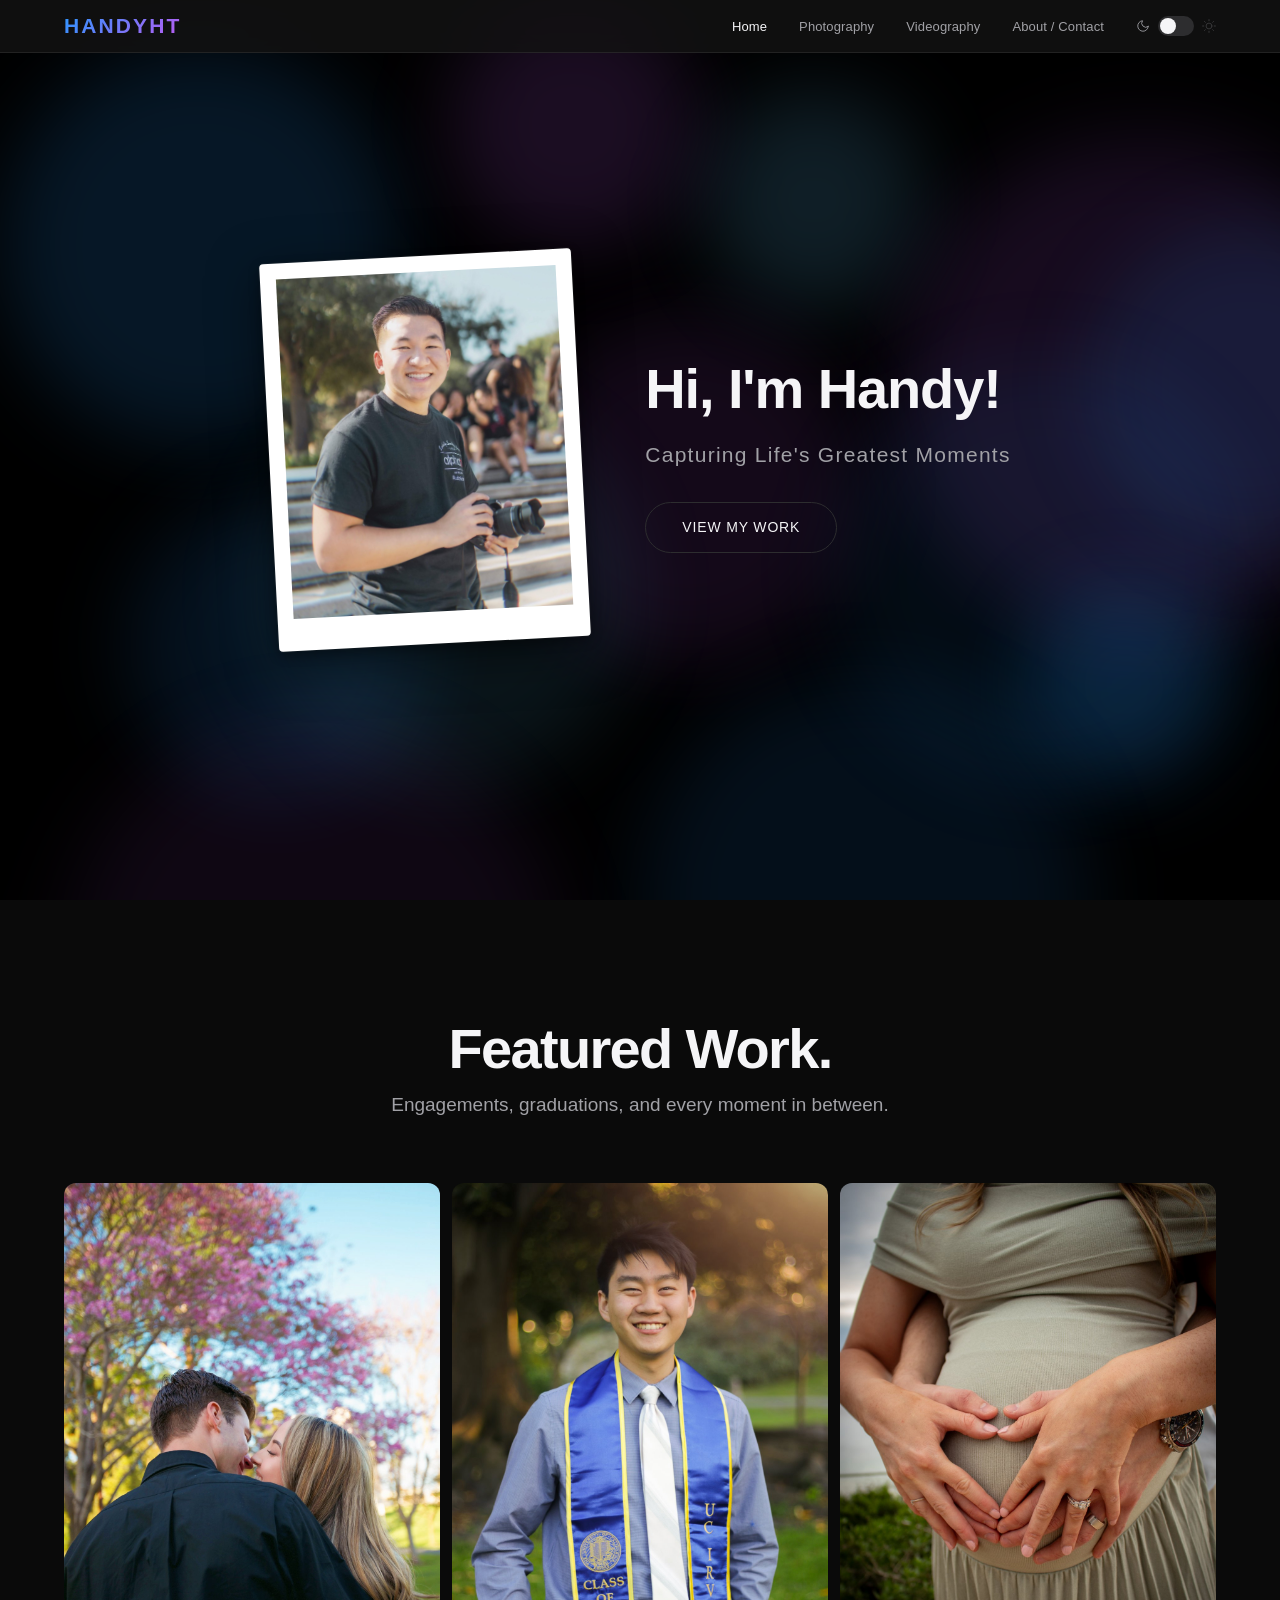
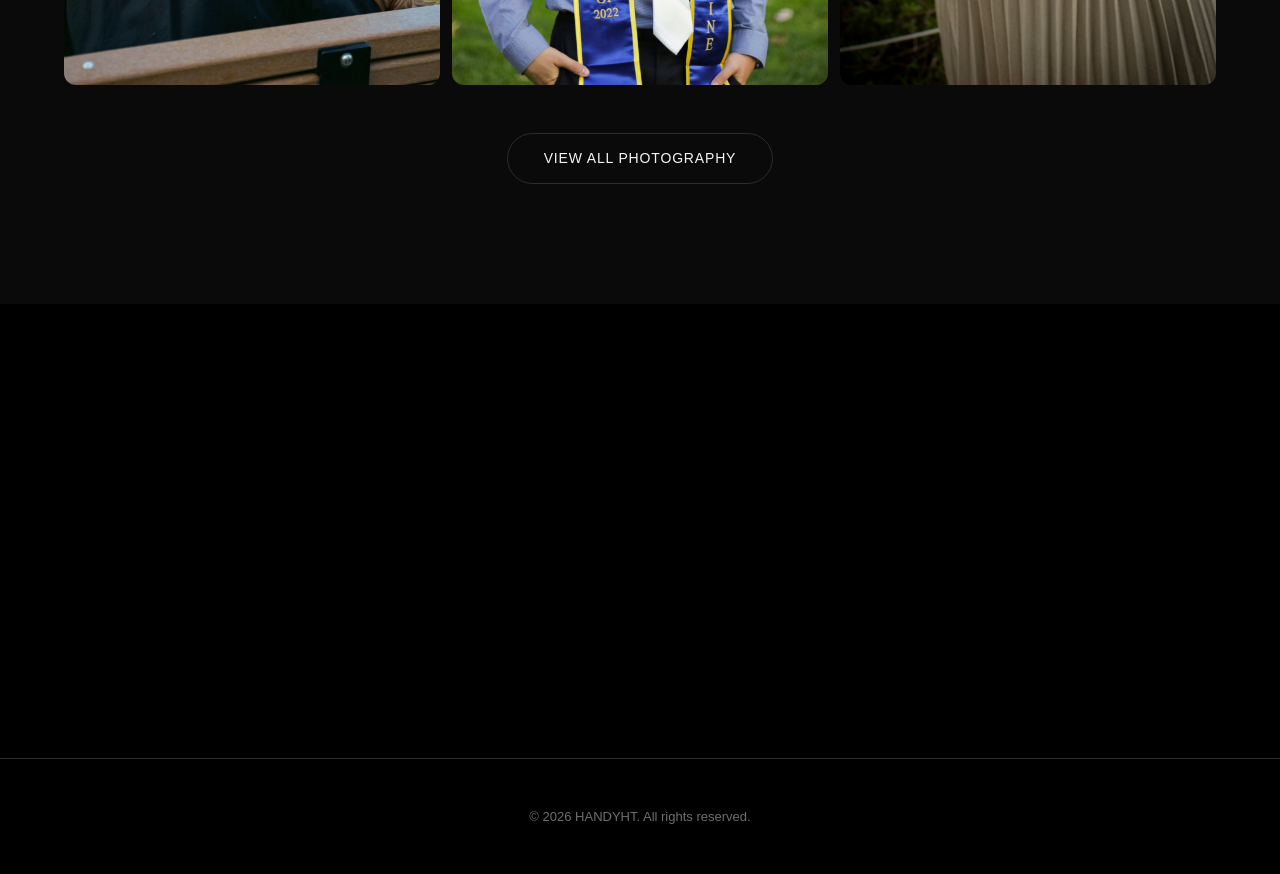
<file: index.html>
<!DOCTYPE html>
<html lang="en">
<head>
  <meta charset="UTF-8">
  <meta name="viewport" content="width=device-width, initial-scale=1.0">
  <title>HANDYHT — Visual Storyteller</title>
  <meta name="description" content="Handy is a photographer and videographer based in Seattle, specializing in engagements, graduations, and life's greatest moments.">
  <meta name="robots" content="index, follow">

  <!-- Open Graph (Facebook, LinkedIn, iMessage) -->
  <meta property="og:title" content="HANDYHT — Visual Storyteller">
  <meta property="og:description" content="Photographer and videographer based in Seattle, capturing life's greatest moments.">
  <meta property="og:image" content="images/hero/profile.jpg">
  <meta property="og:type" content="website">

  <!-- Twitter Card -->
  <meta name="twitter:card" content="summary_large_image">
  <meta name="twitter:title" content="HANDYHT — Visual Storyteller">
  <meta name="twitter:description" content="Photographer and videographer based in Seattle, capturing life's greatest moments.">
  <meta name="twitter:image" content="images/hero/profile.jpg">

  <link rel="stylesheet" href="styles.css">
</head>
<body>

  <!-- ============================
       NAVIGATION
       Desktop: horizontal links
       Mobile: hamburger → slide-down menu
       Theme: dark/light toggle switch
       ============================ -->
  <nav>
    <div class="nav-inner">
      <a href="index.html" class="nav-brand">HANDYHT</a>

      <!-- Desktop Links -->
      <ul class="nav-links">
        <li><a href="index.html" class="active">Home</a></li>
        <li><a href="photography.html">Photography</a></li>
        <li><a href="videography.html">Videography</a></li>
        <li><a href="contact.html">About / Contact</a></li>
        <li>
          <!-- Dark / Light Theme Toggle -->
          <div class="theme-wrap">
            <!-- Moon icon (dark mode) -->
            <svg class="theme-icon theme-moon" width="14" height="14" viewBox="0 0 24 24"
                 fill="none" stroke="currentColor" stroke-width="1.5"
                 stroke-linecap="round" stroke-linejoin="round">
              <path d="M21 12.79A9 9 0 1 1 11.21 3 7 7 0 0 0 21 12.79z"/>
            </svg>

            <!-- Toggle switch -->
            <button class="theme-toggle" title="Toggle theme"
                    onclick="document.documentElement.classList.toggle('light');
                             localStorage.setItem('theme',
                               document.documentElement.classList.contains('light') ? 'light' : 'dark')">
            </button>

            <!-- Sun icon (light mode) -->
            <svg class="theme-icon theme-sun" width="14" height="14" viewBox="0 0 24 24"
                 fill="none" stroke="currentColor" stroke-width="1.5"
                 stroke-linecap="round" stroke-linejoin="round">
              <circle cx="12" cy="12" r="5"/>
              <line x1="12" y1="1" x2="12" y2="3"/>
              <line x1="12" y1="21" x2="12" y2="23"/>
              <line x1="4.22" y1="4.22" x2="5.64" y2="5.64"/>
              <line x1="18.36" y1="18.36" x2="19.78" y2="19.78"/>
              <line x1="1" y1="12" x2="3" y2="12"/>
              <line x1="21" y1="12" x2="23" y2="12"/>
              <line x1="4.22" y1="19.78" x2="5.64" y2="18.36"/>
              <line x1="18.36" y1="5.64" x2="19.78" y2="4.22"/>
            </svg>
          </div>
        </li>
      </ul>

      <!-- Hamburger Button (mobile only) -->
      <button class="hamburger" aria-label="Menu"
              onclick="var m=document.getElementById('mobileMenu');m.classList.toggle('open');this.classList.toggle('active');document.body.style.overflow=m.classList.contains('open')?'hidden':''">
        <svg width="24" height="24" viewBox="0 0 24 24"
             fill="none" stroke="currentColor" stroke-width="1.5" stroke-linecap="round">
          <line x1="3" y1="6" x2="21" y2="6"/>
          <line x1="3" y1="12" x2="21" y2="12"/>
          <line x1="3" y1="18" x2="21" y2="18"/>
        </svg>
      </button>
    </div>
  </nav>

  <!-- Mobile Menu (slides down when hamburger is tapped) -->
  <div class="mobile-menu" id="mobileMenu">
    <a href="index.html" class="active">Home</a>
    <a href="photography.html">Photography</a>
    <a href="videography.html">Videography</a>
    <a href="contact.html">About / Contact</a>
  </div>

  <!-- Camera Flash Overlay (white flash on page load) -->
  <div class="flash-overlay" id="flash"></div>


  <!-- ============================
       HERO SECTION
       Polaroid profile photo on the left,
       greeting text + CTA button on the right.
       Camera flash plays on first load.

       To change profile photo: replace images/hero/profile.jpg
       To edit greeting: change the <h1> and <p> below
       ============================ -->
  <section class="hero flash-reveal">

    <!-- Bokeh Background (floating light dots) -->
    <div class="bokeh">
      <span></span><span></span><span></span>
      <span></span><span></span><span></span>
      <span></span><span></span><span></span>
      <span></span><span></span><span></span>
    </div>

    <div class="hero-content">

      <!-- Polaroid Photo -->
      <div class="polaroid">
        <div class="polaroid-inner">
          <div class="polaroid-photo"
               style="background-image: url('images/hero/profile.jpg')"></div>
          <div class="polaroid-label"></div>
        </div>
      </div>

      <!-- Greeting Text -->
      <div class="hero-text">
        <h1>Hi, I'm Handy!</h1>
        <p>Capturing Life's Greatest Moments</p>
        <a href="photography.html" class="hero-cta">View My Work</a>
      </div>

    </div>
  </section>


  <!-- ============================
       FEATURED WORK
       Hand-picked photos from the gallery.
       To change featured photos: swap the <img> src paths below.
       ============================ -->
  <section class="featured-section">
    <div class="section section--flush">

      <div class="section-header fade-in">
        <h2>Featured Work.</h2>
        <p>Engagements, graduations, and every moment in between.</p>
      </div>

      <div class="gallery-grid fade-in">
        <div class="gallery-item">
          <img src="images/photography/engagements/engagement-3.jpg" alt="Engagement photography by HANDYHT">
        </div>
        <div class="gallery-item">
          <img src="images/photography/graduations/graduation-2.jpg" alt="Graduation photography by HANDYHT">
        </div>
        <div class="gallery-item">
          <img src="images/photography/moments/moment-3.jpg" alt="Lifestyle moment captured by HANDYHT">
        </div>
      </div>

      <div class="cta-wrap fade-in">
        <a href="photography.html" class="hero-cta">View All Photography</a>
      </div>

    </div>
  </section>


  <!-- ============================
       MOTION SECTION
       Teaser for the videography page.
       ============================ -->
  <section class="section">

    <div class="section-header fade-in">
      <h2>Motion.</h2>
      <p>Cinematic films and vlogs that bring stories to life.</p>
    </div>

    <div class="cta-wrap fade-in">
      <a href="videography.html" class="hero-cta">View All Videos</a>
    </div>

  </section>


  <!-- ============================
       FOOTER
       ============================ -->
  <footer>
    <p>&copy; 2026 HANDYHT. All rights reserved.</p>
    <!-- Theme Toggle (mobile only) -->
    <div class="footer-theme-toggle">
      <div class="theme-wrap">
        <svg class="theme-icon theme-moon" width="14" height="14" viewBox="0 0 24 24"
             fill="none" stroke="currentColor" stroke-width="1.5"
             stroke-linecap="round" stroke-linejoin="round">
          <path d="M21 12.79A9 9 0 1 1 11.21 3 7 7 0 0 0 21 12.79z"/>
        </svg>
        <button class="theme-toggle" title="Toggle theme"
                onclick="document.documentElement.classList.toggle('light');
                         localStorage.setItem('theme',
                           document.documentElement.classList.contains('light') ? 'light' : 'dark')">
        </button>
        <svg class="theme-icon theme-sun" width="14" height="14" viewBox="0 0 24 24"
             fill="none" stroke="currentColor" stroke-width="1.5"
             stroke-linecap="round" stroke-linejoin="round">
          <circle cx="12" cy="12" r="5"/>
          <line x1="12" y1="1" x2="12" y2="3"/>
          <line x1="12" y1="21" x2="12" y2="23"/>
          <line x1="4.22" y1="4.22" x2="5.64" y2="5.64"/>
          <line x1="18.36" y1="18.36" x2="19.78" y2="19.78"/>
          <line x1="1" y1="12" x2="3" y2="12"/>
          <line x1="21" y1="12" x2="23" y2="12"/>
          <line x1="4.22" y1="19.78" x2="5.64" y2="18.36"/>
          <line x1="18.36" y1="5.64" x2="19.78" y2="4.22"/>
        </svg>
      </div>
    </div>
  </footer>


  <!-- ============================
       SCRIPTS
       ============================ -->
  <script>
    /* Load saved theme preference (light or dark) */
    if (localStorage.getItem('theme') === 'light') {
      document.documentElement.classList.add('light');
    }

    /* Fade-in elements when they scroll into view */
    const observer = new IntersectionObserver(
      (entries) => entries.forEach((entry) => {
        if (entry.isIntersecting) entry.target.classList.add('visible');
      }),
      { threshold: 0.1 }
    );
    document.querySelectorAll('.fade-in').forEach((el) => observer.observe(el));

    /* Remove the flash overlay after the animation finishes */
    setTimeout(() => {
      const flash = document.getElementById('flash');
      if (flash) flash.remove();
    }, 1500);

    /* Let polaroid hover work normally after the intro animation */
    const polaroid = document.querySelector('.polaroid');
    if (polaroid) {
      polaroid.addEventListener('animationend', () => {
        polaroid.style.animation = 'none';
        polaroid.style.opacity = '1';
      });
    }
  </script>

</body>
</html>
</file>
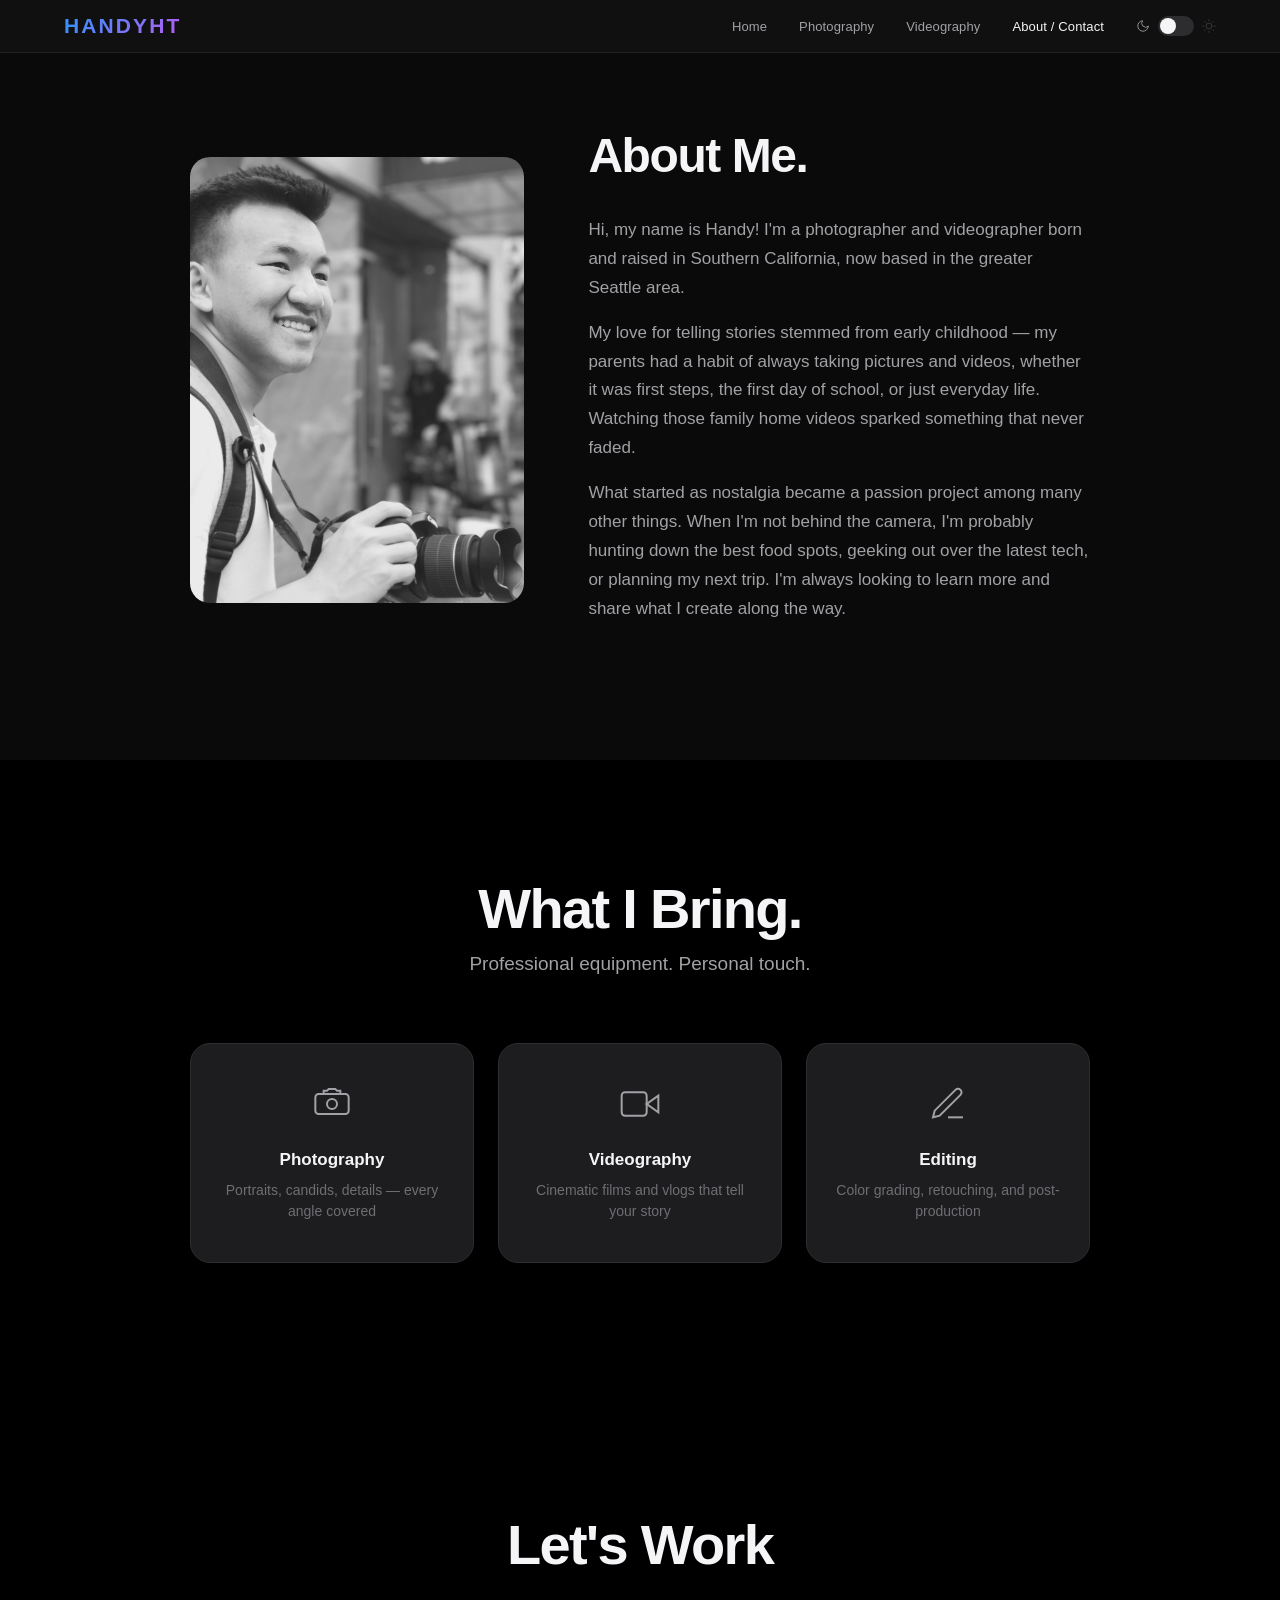
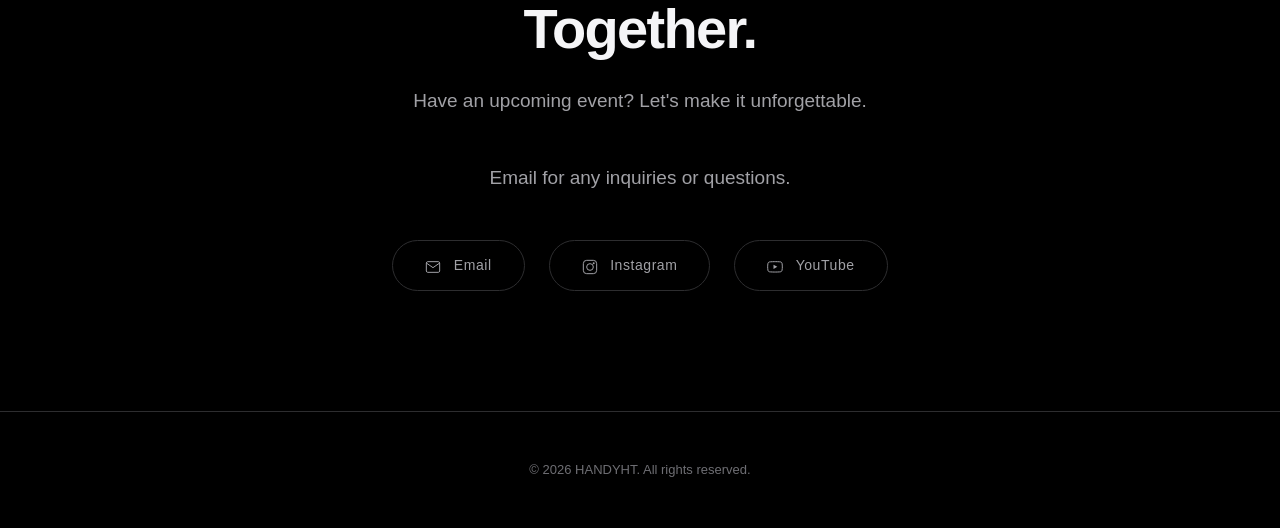
<file: contact.html>
<!DOCTYPE html>
<html lang="en">
<head>
  <meta charset="UTF-8">
  <meta name="viewport" content="width=device-width, initial-scale=1.0">
  <title>About / Contact — HANDYHT</title>
  <meta name="description" content="Get to know Handy — a photographer and videographer from Southern California now based in Seattle. Reach out for inquiries and bookings.">
  <meta name="robots" content="index, follow">

  <!-- Open Graph -->
  <meta property="og:title" content="About / Contact — HANDYHT">
  <meta property="og:description" content="Get to know Handy — photographer and videographer based in Seattle. Reach out for inquiries.">
  <meta property="og:image" content="images/about/portrait.jpg">
  <meta property="og:type" content="website">

  <!-- Twitter Card -->
  <meta name="twitter:card" content="summary_large_image">
  <meta name="twitter:title" content="About / Contact — HANDYHT">
  <meta name="twitter:description" content="Get to know Handy — photographer and videographer based in Seattle. Reach out for inquiries.">
  <meta name="twitter:image" content="images/about/portrait.jpg">

  <link rel="stylesheet" href="styles.css">
</head>
<body>

  <!-- ============================
       NAVIGATION (same on every page)
       ============================ -->
  <nav>
    <div class="nav-inner">
      <a href="index.html" class="nav-brand">HANDYHT</a>

      <ul class="nav-links">
        <li><a href="index.html">Home</a></li>
        <li><a href="photography.html">Photography</a></li>
        <li><a href="videography.html">Videography</a></li>
        <li><a href="contact.html" class="active">About / Contact</a></li>
        <li>
          <div class="theme-wrap">
            <svg class="theme-icon theme-moon" width="14" height="14" viewBox="0 0 24 24"
                 fill="none" stroke="currentColor" stroke-width="1.5"
                 stroke-linecap="round" stroke-linejoin="round">
              <path d="M21 12.79A9 9 0 1 1 11.21 3 7 7 0 0 0 21 12.79z"/>
            </svg>
            <button class="theme-toggle" title="Toggle theme"
                    onclick="document.documentElement.classList.toggle('light');
                             localStorage.setItem('theme',
                               document.documentElement.classList.contains('light') ? 'light' : 'dark')">
            </button>
            <svg class="theme-icon theme-sun" width="14" height="14" viewBox="0 0 24 24"
                 fill="none" stroke="currentColor" stroke-width="1.5"
                 stroke-linecap="round" stroke-linejoin="round">
              <circle cx="12" cy="12" r="5"/>
              <line x1="12" y1="1" x2="12" y2="3"/>
              <line x1="12" y1="21" x2="12" y2="23"/>
              <line x1="4.22" y1="4.22" x2="5.64" y2="5.64"/>
              <line x1="18.36" y1="18.36" x2="19.78" y2="19.78"/>
              <line x1="1" y1="12" x2="3" y2="12"/>
              <line x1="21" y1="12" x2="23" y2="12"/>
              <line x1="4.22" y1="19.78" x2="5.64" y2="18.36"/>
              <line x1="18.36" y1="5.64" x2="19.78" y2="4.22"/>
            </svg>
          </div>
        </li>
      </ul>

      <button class="hamburger" aria-label="Menu"
              onclick="var m=document.getElementById('mobileMenu');m.classList.toggle('open');this.classList.toggle('active');document.body.style.overflow=m.classList.contains('open')?'hidden':''">
        <svg width="24" height="24" viewBox="0 0 24 24"
             fill="none" stroke="currentColor" stroke-width="1.5" stroke-linecap="round">
          <line x1="3" y1="6" x2="21" y2="6"/>
          <line x1="3" y1="12" x2="21" y2="12"/>
          <line x1="3" y1="18" x2="21" y2="18"/>
        </svg>
      </button>
    </div>
  </nav>

  <div class="mobile-menu" id="mobileMenu">
    <a href="index.html">Home</a>
    <a href="photography.html">Photography</a>
    <a href="videography.html">Videography</a>
    <a href="contact.html" class="active">About / Contact</a>
  </div>


  <!-- ============================
       ABOUT ME
       Portrait photo on the left, bio text on the right.
       To change portrait: swap the URL in style="background-image:..."
       To edit bio: change the <p> text below.
       ============================ -->
  <section class="about-section" style="padding-top: 120px">
    <div class="about-inner fade-in">

      <!-- Portrait Photo — update URL to change your photo -->
      <div class="about-photo"
           style="background-image: url('images/about/portrait.jpg')">
      </div>

      <!-- Bio Text -->
      <div class="about-text">
        <h2>About Me.</h2>
        <p>
          Hi, my name is Handy! I'm a photographer and videographer born and
          raised in Southern California, now based in the greater Seattle area.
        </p>
        <p>
          My love for telling stories stemmed from early childhood — my parents
          had a habit of always taking pictures and videos, whether it was first
          steps, the first day of school, or just everyday life. Watching those
          family home videos sparked something that never faded.
        </p>
        <p>
          What started as nostalgia became a passion project among many other
          things. When I'm not behind the camera, I'm probably hunting down the
          best food spots, geeking out over the latest tech, or planning my next
          trip. I'm always looking to learn more and share what I create along
          the way.
        </p>
      </div>

    </div>
  </section>


  <!-- ============================
       SERVICES ("What I Bring")
       Three cards showing what you offer.
       To add a service: copy a .service-card block.
       To remove one: delete the .service-card block.
       ============================ -->
  <section class="section">
    <div class="section-header fade-in">
      <h2>What I Bring.</h2>
      <p>Professional equipment. Personal touch.</p>
    </div>

    <div class="services-grid fade-in">

      <!-- Service: Photography -->
      <div class="service-card">
        <svg class="service-icon" width="40" height="40" viewBox="0 0 24 24"
             fill="none" stroke="currentColor" stroke-width="1.2">
          <rect x="2" y="6" width="20" height="12" rx="2"/>
          <circle cx="12" cy="12" r="3"/>
          <path d="M17 6V4h-2l-1-1h-4L9 4H7v2"/>
        </svg>
        <h3>Photography</h3>
        <p>Portraits, candids, details — every angle covered</p>
      </div>

      <!-- Service: Videography -->
      <div class="service-card">
        <svg class="service-icon" width="40" height="40" viewBox="0 0 24 24"
             fill="none" stroke="currentColor" stroke-width="1.2">
          <polygon points="23 7 16 12 23 17 23 7"/>
          <rect x="1" y="5" width="15" height="14" rx="2"/>
        </svg>
        <h3>Videography</h3>
        <p>Cinematic films and vlogs that tell your story</p>
      </div>

      <!-- Service: Editing -->
      <div class="service-card">
        <svg class="service-icon" width="40" height="40" viewBox="0 0 24 24"
             fill="none" stroke="currentColor" stroke-width="1.2">
          <path d="M12 20h9"/>
          <path d="M16.5 3.5a2.121 2.121 0 0 1 3 3L7 19l-4 1 1-4L16.5 3.5z"/>
        </svg>
        <h3>Editing</h3>
        <p>Color grading, retouching, and post-production</p>
      </div>

    </div>
  </section>


  <!-- ============================
       CONTACT
       Email, Instagram, and YouTube links.
       To update links: change the href values below.
       To add a new link: copy a .contact-link block.
       ============================ -->
  <section class="contact-section">
    <div class="contact-inner fade-in">
      <h2>Let's Work<br>Together.</h2>
      <p>Have an upcoming event? Let's make it unforgettable.</p>
      <p>Email for any inquiries or questions.</p>

      <div class="contact-links">

        <!-- Email -->
        <a href="mailto:handyht@gmail.com?subject=Inquiry%20%E2%80%94%20HANDYHT" class="contact-link">
          <svg width="16" height="16" viewBox="0 0 24 24" fill="none"
               stroke="currentColor" stroke-width="1.5"
               style="vertical-align: middle; margin-right: 8px">
            <path d="M4 4h16c1.1 0 2 .9 2 2v12c0 1.1-.9 2-2 2H4c-1.1 0-2-.9-2-2V6c0-1.1.9-2 2-2z"/>
            <polyline points="22,6 12,13 2,6"/>
          </svg>
          Email
        </a>

        <!-- Instagram -->
        <a href="https://instagram.com/handyht" target="_blank" class="contact-link">
          <svg width="16" height="16" viewBox="0 0 24 24" fill="none"
               stroke="currentColor" stroke-width="1.5"
               style="vertical-align: middle; margin-right: 8px">
            <rect x="2" y="2" width="20" height="20" rx="5"/>
            <circle cx="12" cy="12" r="5"/>
            <circle cx="17.5" cy="6.5" r="1.5" fill="currentColor" stroke="none"/>
          </svg>
          Instagram
        </a>

        <!-- YouTube -->
        <a href="https://youtube.com/@handyht" target="_blank" class="contact-link">
          <svg width="16" height="16" viewBox="0 0 24 24" fill="none"
               stroke="currentColor" stroke-width="1.5"
               style="vertical-align: middle; margin-right: 8px">
            <path d="M22.54 6.42a2.78 2.78 0 0 0-1.94-2C18.88 4 12 4 12 4s-6.88 0-8.6.46a2.78 2.78 0 0 0-1.94 2A29 29 0 0 0 1 11.75a29 29 0 0 0 .46 5.33A2.78 2.78 0 0 0 3.4 19.13C5.12 19.56 12 19.56 12 19.56s6.88 0 8.6-.46a2.78 2.78 0 0 0 1.94-2 29 29 0 0 0 .46-5.25 29 29 0 0 0-.46-5.43z"/>
            <polygon points="9.75,15.02 15.5,11.75 9.75,8.48" fill="currentColor" stroke="none"/>
          </svg>
          YouTube
        </a>

      </div>
    </div>
  </section>


  <!-- ============================
       FOOTER
       ============================ -->
  <footer>
    <p>&copy; 2026 HANDYHT. All rights reserved.</p>
    <!-- Theme Toggle (mobile only) -->
    <div class="footer-theme-toggle">
      <div class="theme-wrap">
        <svg class="theme-icon theme-moon" width="14" height="14" viewBox="0 0 24 24"
             fill="none" stroke="currentColor" stroke-width="1.5"
             stroke-linecap="round" stroke-linejoin="round">
          <path d="M21 12.79A9 9 0 1 1 11.21 3 7 7 0 0 0 21 12.79z"/>
        </svg>
        <button class="theme-toggle" title="Toggle theme"
                onclick="document.documentElement.classList.toggle('light');
                         localStorage.setItem('theme',
                           document.documentElement.classList.contains('light') ? 'light' : 'dark')">
        </button>
        <svg class="theme-icon theme-sun" width="14" height="14" viewBox="0 0 24 24"
             fill="none" stroke="currentColor" stroke-width="1.5"
             stroke-linecap="round" stroke-linejoin="round">
          <circle cx="12" cy="12" r="5"/>
          <line x1="12" y1="1" x2="12" y2="3"/>
          <line x1="12" y1="21" x2="12" y2="23"/>
          <line x1="4.22" y1="4.22" x2="5.64" y2="5.64"/>
          <line x1="18.36" y1="18.36" x2="19.78" y2="19.78"/>
          <line x1="1" y1="12" x2="3" y2="12"/>
          <line x1="21" y1="12" x2="23" y2="12"/>
          <line x1="4.22" y1="19.78" x2="5.64" y2="18.36"/>
          <line x1="18.36" y1="5.64" x2="19.78" y2="4.22"/>
        </svg>
      </div>
    </div>
  </footer>


  <!-- ============================
       SCRIPTS
       ============================ -->
  <script>
    /* Load saved theme preference */
    if (localStorage.getItem('theme') === 'light') {
      document.documentElement.classList.add('light');
    }

    /* Fade-in elements when they scroll into view */
    const observer = new IntersectionObserver(
      (entries) => entries.forEach((entry) => {
        if (entry.isIntersecting) entry.target.classList.add('visible');
      }),
      { threshold: 0.1 }
    );
    document.querySelectorAll('.fade-in').forEach((el) => observer.observe(el));
  </script>

</body>
</html>
</file>
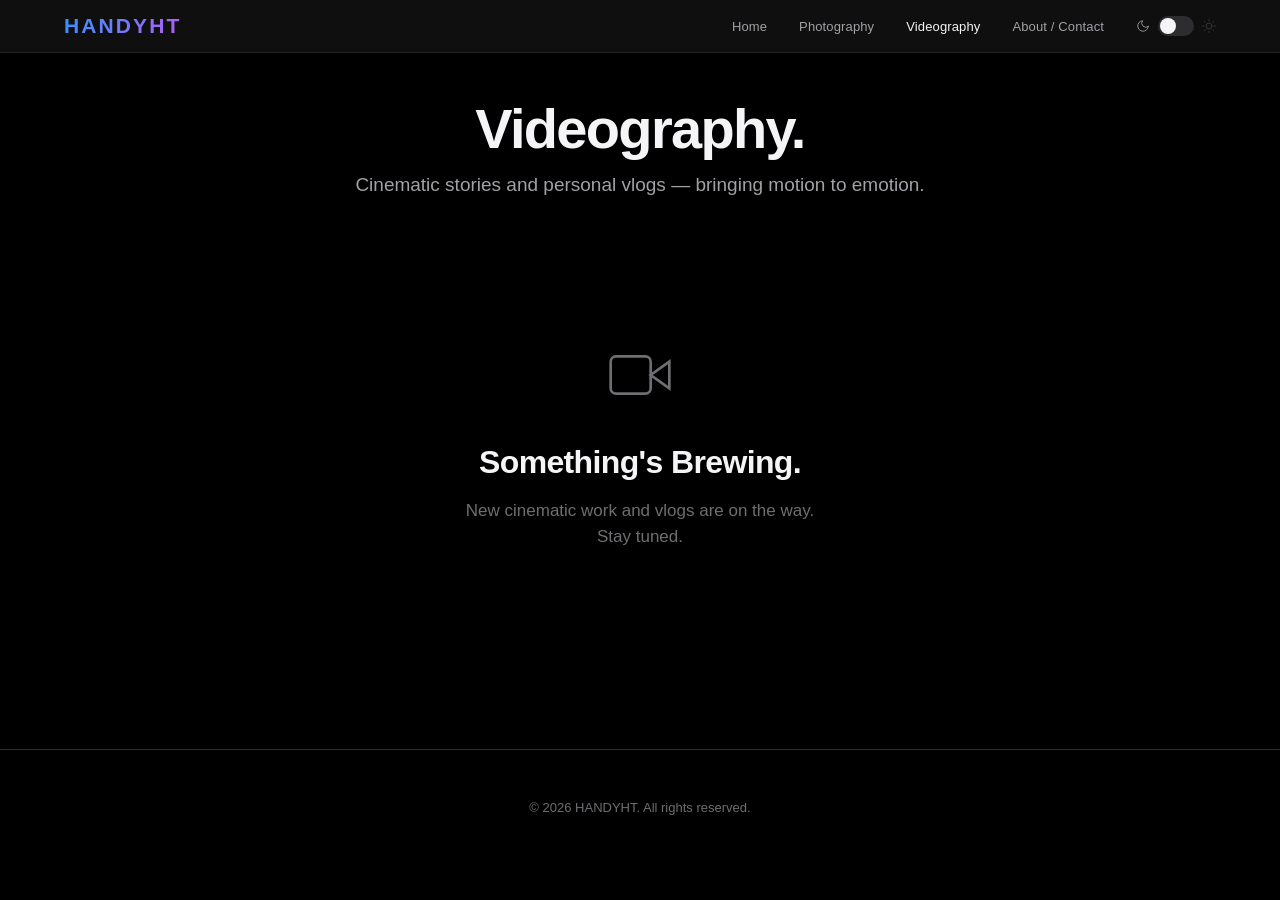
<file: videography.html>
<!DOCTYPE html>
<html lang="en">
<head>
  <meta charset="UTF-8">
  <meta name="viewport" content="width=device-width, initial-scale=1.0">
  <title>Videography — HANDYHT</title>
  <meta name="description" content="Cinematic films and vlogs by Handy — a videographer based in Seattle bringing stories to life through motion.">
  <meta name="robots" content="index, follow">

  <!-- Open Graph -->
  <meta property="og:title" content="Videography — HANDYHT">
  <meta property="og:description" content="Cinematic films and vlogs by Handy — bringing stories to life through motion.">
  <meta property="og:image" content="images/hero/profile.jpg">
  <meta property="og:type" content="website">

  <!-- Twitter Card -->
  <meta name="twitter:card" content="summary_large_image">
  <meta name="twitter:title" content="Videography — HANDYHT">
  <meta name="twitter:description" content="Cinematic films and vlogs by Handy — bringing stories to life through motion.">
  <meta name="twitter:image" content="images/hero/profile.jpg">

  <link rel="stylesheet" href="styles.css">
</head>
<body>

  <!-- ============================
       NAVIGATION (same on every page)
       ============================ -->
  <nav>
    <div class="nav-inner">
      <a href="index.html" class="nav-brand">HANDYHT</a>

      <ul class="nav-links">
        <li><a href="index.html">Home</a></li>
        <li><a href="photography.html">Photography</a></li>
        <li><a href="videography.html" class="active">Videography</a></li>
        <li><a href="contact.html">About / Contact</a></li>
        <li>
          <div class="theme-wrap">
            <svg class="theme-icon theme-moon" width="14" height="14" viewBox="0 0 24 24"
                 fill="none" stroke="currentColor" stroke-width="1.5"
                 stroke-linecap="round" stroke-linejoin="round">
              <path d="M21 12.79A9 9 0 1 1 11.21 3 7 7 0 0 0 21 12.79z"/>
            </svg>
            <button class="theme-toggle" title="Toggle theme"
                    onclick="document.documentElement.classList.toggle('light');
                             localStorage.setItem('theme',
                               document.documentElement.classList.contains('light') ? 'light' : 'dark')">
            </button>
            <svg class="theme-icon theme-sun" width="14" height="14" viewBox="0 0 24 24"
                 fill="none" stroke="currentColor" stroke-width="1.5"
                 stroke-linecap="round" stroke-linejoin="round">
              <circle cx="12" cy="12" r="5"/>
              <line x1="12" y1="1" x2="12" y2="3"/>
              <line x1="12" y1="21" x2="12" y2="23"/>
              <line x1="4.22" y1="4.22" x2="5.64" y2="5.64"/>
              <line x1="18.36" y1="18.36" x2="19.78" y2="19.78"/>
              <line x1="1" y1="12" x2="3" y2="12"/>
              <line x1="21" y1="12" x2="23" y2="12"/>
              <line x1="4.22" y1="19.78" x2="5.64" y2="18.36"/>
              <line x1="18.36" y1="5.64" x2="19.78" y2="4.22"/>
            </svg>
          </div>
        </li>
      </ul>

      <button class="hamburger" aria-label="Menu"
              onclick="var m=document.getElementById('mobileMenu');m.classList.toggle('open');this.classList.toggle('active');document.body.style.overflow=m.classList.contains('open')?'hidden':''">
        <svg width="24" height="24" viewBox="0 0 24 24"
             fill="none" stroke="currentColor" stroke-width="1.5" stroke-linecap="round">
          <line x1="3" y1="6" x2="21" y2="6"/>
          <line x1="3" y1="12" x2="21" y2="12"/>
          <line x1="3" y1="18" x2="21" y2="18"/>
        </svg>
      </button>
    </div>
  </nav>

  <div class="mobile-menu" id="mobileMenu">
    <a href="index.html">Home</a>
    <a href="photography.html">Photography</a>
    <a href="videography.html" class="active">Videography</a>
    <a href="contact.html">About / Contact</a>
  </div>


  <!-- ============================
       PAGE HEADER & COMING SOON

       Replace this entire section with a video grid
       once you have video content to show.
       See the photography page for a similar grid
       pattern you can follow.
       ============================ -->
  <section class="section" style="padding-top: 100px">

    <div class="section-header fade-in">
      <h2>Videography.</h2>
      <p>Cinematic stories and personal vlogs — bringing motion to emotion.</p>
    </div>

    <!-- Coming Soon Placeholder — remove this when adding real videos -->
    <div class="coming-soon fade-in">
      <svg class="coming-soon-icon" width="64" height="64" viewBox="0 0 24 24"
           fill="none" stroke="currentColor" stroke-width="1">
        <polygon points="23 7 16 12 23 17 23 7"/>
        <rect x="1" y="5" width="15" height="14" rx="2"/>
      </svg>
      <h3>Something's Brewing.</h3>
      <p>New cinematic work and vlogs are on the way.<br>Stay tuned.</p>
    </div>

  </section>


  <!-- ============================
       FOOTER
       ============================ -->
  <footer>
    <p>&copy; 2026 HANDYHT. All rights reserved.</p>
    <!-- Theme Toggle (mobile only) -->
    <div class="footer-theme-toggle">
      <div class="theme-wrap">
        <svg class="theme-icon theme-moon" width="14" height="14" viewBox="0 0 24 24"
             fill="none" stroke="currentColor" stroke-width="1.5"
             stroke-linecap="round" stroke-linejoin="round">
          <path d="M21 12.79A9 9 0 1 1 11.21 3 7 7 0 0 0 21 12.79z"/>
        </svg>
        <button class="theme-toggle" title="Toggle theme"
                onclick="document.documentElement.classList.toggle('light');
                         localStorage.setItem('theme',
                           document.documentElement.classList.contains('light') ? 'light' : 'dark')">
        </button>
        <svg class="theme-icon theme-sun" width="14" height="14" viewBox="0 0 24 24"
             fill="none" stroke="currentColor" stroke-width="1.5"
             stroke-linecap="round" stroke-linejoin="round">
          <circle cx="12" cy="12" r="5"/>
          <line x1="12" y1="1" x2="12" y2="3"/>
          <line x1="12" y1="21" x2="12" y2="23"/>
          <line x1="4.22" y1="4.22" x2="5.64" y2="5.64"/>
          <line x1="18.36" y1="18.36" x2="19.78" y2="19.78"/>
          <line x1="1" y1="12" x2="3" y2="12"/>
          <line x1="21" y1="12" x2="23" y2="12"/>
          <line x1="4.22" y1="19.78" x2="5.64" y2="18.36"/>
          <line x1="18.36" y1="5.64" x2="19.78" y2="4.22"/>
        </svg>
      </div>
    </div>
  </footer>


  <!-- ============================
       SCRIPTS
       ============================ -->
  <script>
    /* Load saved theme preference */
    if (localStorage.getItem('theme') === 'light') {
      document.documentElement.classList.add('light');
    }

    /* Fade-in elements when they scroll into view */
    const observer = new IntersectionObserver(
      (entries) => entries.forEach((entry) => {
        if (entry.isIntersecting) entry.target.classList.add('visible');
      }),
      { threshold: 0.1 }
    );
    document.querySelectorAll('.fade-in').forEach((el) => observer.observe(el));
  </script>

</body>
</html>
</file>
<file: styles.css>
/* =========================================================
   HANDYHT Portfolio — Shared Styles

   TABLE OF CONTENTS:
   1.  Theme Variables (Dark & Light mode colors)
   2.  Reset & Base Styles
   3.  Navigation (Desktop, Mobile, Theme Toggle)
   4.  Hero Section (Homepage intro)
   5.  Polaroid Card (Homepage profile photo)
   6.  Sections & Page Headers
   7.  Photo Gallery (Grid, Items, Lightbox)
   8.  Category Filters (Photography page)
   9.  About Section (Contact page)
   10. Services Grid (Contact page)
   11. Contact Section (Contact page)
   12. Footer
   13. Coming Soon Placeholder (Videography page)
   14. Camera Flash Animation (Homepage intro effect)
   15. Scroll Fade-In Animation
   16. Custom Scrollbar
   17. Responsive — Tablet (max-width: 768px)
   18. Responsive — Phone (max-width: 480px)
   ========================================================= */


/* ---------------------------------------------------------
   1. THEME VARIABLES
   Change these to update colors across the entire site.
   Dark mode is the default. Light mode activates when
   the user clicks the toggle (adds class "light" to <html>).
   --------------------------------------------------------- */

:root {
  --bg: #000;                           /* Main background */
  --bg2: #0a0a0a;                       /* Secondary background (featured sections) */
  --card: #1d1d1f;                      /* Card / panel background */
  --t1: #f5f5f7;                        /* Primary text color */
  --t2: #a1a1a6;                        /* Secondary text (subtitles, captions) */
  --t3: #6e6e73;                        /* Muted text (hints, timestamps) */
  --blue: #2997ff;                      /* Accent color (link hover) */
  --border: #2d2d2f;                    /* Borders and dividers */
  --nav-bg: rgba(18, 18, 18, 0.85);    /* Translucent nav background */
}

html.light {
  --bg: #fff;
  --bg2: #f5f5f7;
  --card: #fff;
  --t1: #1d1d1f;
  --t2: #6e6e73;
  --t3: #a1a1a6;
  --blue: #0066cc;
  --border: #d2d2d7;
  --nav-bg: rgba(245, 245, 247, 0.85);
}


/* ---------------------------------------------------------
   2. RESET & BASE STYLES
   --------------------------------------------------------- */

html {
  overflow-y: scroll;
}

* {
  margin: 0;
  padding: 0;
  box-sizing: border-box;
}

body {
  font-family: -apple-system, BlinkMacSystemFont, "SF Pro Display",
               "Helvetica Neue", Arial, sans-serif;
  background: var(--bg);
  color: var(--t1);
  -webkit-font-smoothing: antialiased;
  line-height: 1.5;
  overflow-x: hidden;
}

a {
  color: var(--t1);
  text-decoration: none;
  transition: color 0.3s;
}

a:hover {
  color: var(--blue);
}

img {
  max-width: 100%;
  display: block;
}


/* ---------------------------------------------------------
   3. NAVIGATION
   Fixed top bar with frosted-glass blur effect.
   - Desktop: horizontal link list
   - Mobile: hamburger button that opens a slide-down menu
   - Theme toggle: dark/light switch with moon & sun icons
   --------------------------------------------------------- */

/* --- Top Bar (always visible) --- */

nav {
  position: fixed;
  top: 0;
  left: 0;
  right: 0;
  z-index: 100;
  background: var(--nav-bg);
  backdrop-filter: saturate(180%) blur(20px);
  -webkit-backdrop-filter: saturate(180%) blur(20px);
  will-change: transform;
  border-bottom: 1px solid rgba(255, 255, 255, 0.08);
}

html.light nav {
  border-bottom: 1px solid rgba(0, 0, 0, 0.08);
}

.nav-inner {
  max-width: 1200px;
  margin: 0 auto;
  padding: 0 24px;
  height: 52px;
  display: flex;
  align-items: center;
  justify-content: space-between;
}

/* --- Brand Logo (gradient text) --- */

.nav-brand {
  font-size: 21px;
  font-weight: 600;
  letter-spacing: 0.1em;
  background: linear-gradient(135deg, #2997ff, #bf5af2);
  -webkit-background-clip: text;
  -webkit-text-fill-color: transparent;
}

/* --- Desktop Nav Links --- */

.nav-links {
  display: flex;
  gap: 32px;
  list-style: none;
  align-items: center;
}

.nav-links a {
  color: var(--t2);
  font-size: 13px;
  font-weight: 400;
  letter-spacing: 0.01em;
  transition: color 0.3s;
}

.nav-links a:hover,
.nav-links a.active {
  color: var(--t1);
}

/* --- Hamburger Button (hidden on desktop, shown on mobile) --- */

.hamburger {
  display: none;
  background: none;
  border: none;
  cursor: pointer;
  padding: 4px;
  color: var(--t1);
  z-index: 101;
  position: relative;
}

.hamburger svg {
  display: block;
}

.hamburger svg line {
  transition: all 0.3s ease;
}

/* Animate hamburger → X when menu is open */
.hamburger.active svg line:nth-child(1) {
  transform-origin: 12px 6px;
  transform: translateY(6px) rotate(45deg);
}

.hamburger.active svg line:nth-child(2) {
  opacity: 0;
}

.hamburger.active svg line:nth-child(3) {
  transform-origin: 12px 18px;
  transform: translateY(-6px) rotate(-45deg);
}

/* --- Mobile Menu (fullscreen overlay, Apple-style) --- */

.mobile-menu {
  display: none;
  position: fixed;
  top: 0;
  left: 0;
  right: 0;
  bottom: 0;
  background: var(--bg);
  z-index: 99;
  flex-direction: column;
  justify-content: center;
  align-items: center;
  gap: 8px;
  padding: 24px;
}

html.light .mobile-menu {
  background: var(--bg);
}

.mobile-menu.open {
  display: flex;
}

.mobile-menu a {
  display: block;
  padding: 16px 0;
  color: var(--t2);
  font-size: 28px;
  font-weight: 600;
  letter-spacing: -0.02em;
  border-bottom: none;
  transition: color 0.3s;
}

.mobile-menu a:last-child {
  border-bottom: none;
}

.mobile-menu a:hover,
.mobile-menu a.active {
  color: var(--t1);
}

/* --- Theme Toggle (dark/light switch) --- */

.theme-wrap {
  display: flex;
  align-items: center;
  gap: 8px;
}

.theme-icon {
  transition: opacity 0.3s;
  color: var(--t2);
}

/* Dark mode: moon bright, sun dim */
.theme-moon { opacity: 1; }
.theme-sun  { opacity: 0.3; }

/* Light mode: sun bright, moon dim */
html.light .theme-moon { opacity: 0.3; }
html.light .theme-sun  { opacity: 1; }

.theme-toggle {
  width: 36px;
  height: 20px;
  border-radius: 10px;
  border: none;
  background: var(--border);
  cursor: pointer;
  position: relative;
  transition: background 0.3s;
}

/* Toggle knob (slides left ↔ right) */
.theme-toggle::after {
  content: '';
  position: absolute;
  width: 16px;
  height: 16px;
  border-radius: 50%;
  background: var(--t1);
  top: 2px;
  left: 2px;
  transition: transform 0.3s;
}

html.light .theme-toggle::after {
  transform: translateX(16px);
}


/* ---------------------------------------------------------
   4. HERO SECTION (Homepage)
   Full-height intro with polaroid photo + greeting text.
   Layout: polaroid on the left, text on the right.
   Bokeh: floating out-of-focus light dots behind the content.
   --------------------------------------------------------- */

/* --- Bokeh Background (floating light dots) --- */

.bokeh {
  position: absolute;
  inset: 0;
  overflow: hidden;
  z-index: 0;
}

.bokeh span {
  position: absolute;
  border-radius: 50%;
  filter: blur(40px);
  animation: bokehFloat linear infinite;
}

/* Each dot gets a unique size, position, color, and timing */
.bokeh span:nth-child(1)  { width: 400px; height: 400px; top: 5%;   left: 0%;   animation-duration: 18s; animation-delay: 0s;    background: rgba(41, 151, 255, 0.15); }
.bokeh span:nth-child(2)  { width: 300px; height: 300px; top: 55%;  left: 10%;  animation-duration: 22s; animation-delay: -3s;   background: rgba(41, 151, 255, 0.12); }
.bokeh span:nth-child(3)  { width: 500px; height: 500px; top: 15%;  left: 70%;  animation-duration: 25s; animation-delay: -8s;   background: rgba(191, 90, 242, 0.12); }
.bokeh span:nth-child(4)  { width: 200px; height: 200px; top: 65%;  left: 80%;  animation-duration: 20s; animation-delay: -2s;   background: rgba(41, 151, 255, 0.18); }
.bokeh span:nth-child(5)  { width: 350px; height: 350px; top: 35%;  left: 40%;  animation-duration: 28s; animation-delay: -12s;  background: rgba(191, 90, 242, 0.1); }
.bokeh span:nth-child(6)  { width: 450px; height: 450px; top: 75%;  left: 50%;  animation-duration: 24s; animation-delay: -5s;   background: rgba(41, 151, 255, 0.1); }
.bokeh span:nth-child(7)  { width: 250px; height: 250px; top: 0%;   left: 35%;  animation-duration: 19s; animation-delay: -9s;   background: rgba(191, 90, 242, 0.14); }
.bokeh span:nth-child(8)  { width: 380px; height: 380px; top: 45%;  left: 20%;  animation-duration: 26s; animation-delay: -15s;  background: rgba(100, 200, 255, 0.1); }
.bokeh span:nth-child(9)  { width: 320px; height: 320px; top: 25%;  left: 85%;  animation-duration: 21s; animation-delay: -7s;   background: rgba(41, 151, 255, 0.12); }
.bokeh span:nth-child(10) { width: 500px; height: 500px; top: 80%;  left: 5%;   animation-duration: 30s; animation-delay: -11s;  background: rgba(191, 90, 242, 0.08); }
.bokeh span:nth-child(11) { width: 220px; height: 220px; top: 10%;  left: 55%;  animation-duration: 17s; animation-delay: -4s;   background: rgba(100, 200, 255, 0.15); }
.bokeh span:nth-child(12) { width: 420px; height: 420px; top: 40%;  left: 65%;  animation-duration: 23s; animation-delay: -14s;  background: rgba(41, 151, 255, 0.08); }

@keyframes bokehFloat {
  0%   { transform: translateY(0) translateX(0) scale(1);     opacity: 0; }
  15%  { opacity: 1; }
  33%  { transform: translateY(-30px) translateX(15px) scale(1.15); }
  66%  { transform: translateY(20px) translateX(-20px) scale(0.9);  opacity: 0.7; }
  85%  { opacity: 1; }
  100% { transform: translateY(0) translateX(0) scale(1);     opacity: 0; }
}

/* Light mode: warmer tones, slightly stronger */
html.light .bokeh span:nth-child(1)  { background: rgba(0, 102, 204, 0.18); }
html.light .bokeh span:nth-child(2)  { background: rgba(0, 102, 204, 0.14); }
html.light .bokeh span:nth-child(3)  { background: rgba(120, 50, 180, 0.15); }
html.light .bokeh span:nth-child(4)  { background: rgba(0, 102, 204, 0.2); }
html.light .bokeh span:nth-child(5)  { background: rgba(120, 50, 180, 0.12); }
html.light .bokeh span:nth-child(6)  { background: rgba(0, 102, 204, 0.12); }
html.light .bokeh span:nth-child(7)  { background: rgba(120, 50, 180, 0.16); }
html.light .bokeh span:nth-child(8)  { background: rgba(60, 160, 230, 0.14); }
html.light .bokeh span:nth-child(9)  { background: rgba(0, 102, 204, 0.14); }
html.light .bokeh span:nth-child(10) { background: rgba(120, 50, 180, 0.1); }
html.light .bokeh span:nth-child(11) { background: rgba(60, 160, 230, 0.18); }
html.light .bokeh span:nth-child(12) { background: rgba(0, 102, 204, 0.1); }

.hero {
  height: 100vh;
  display: flex;
  flex-direction: column;
  justify-content: center;
  align-items: center;
  text-align: center;
  position: relative;
  overflow: hidden;
  background: var(--bg);
}

/* Flex layout for polaroid + text side by side */
.hero-content {
  position: relative;
  z-index: 1;
  padding: 24px;
  display: flex;
  align-items: center;
  gap: 64px;
  flex-wrap: wrap;
  justify-content: center;
}

/* Text block next to the polaroid */
.hero-text {
  text-align: left;
}

.hero h1 {
  font-size: 56px;
  font-weight: 700;
  letter-spacing: -0.02em;
  margin-bottom: 8px;
}

.hero p {
  font-size: 21px;
  font-weight: 300;
  letter-spacing: 0.06em;
  color: var(--t2);
  margin-bottom: 32px;
}

/* Pill-shaped CTA button (used across the entire site) */
.hero-cta {
  display: inline-block;
  padding: 14px 36px;
  border: 1px solid var(--border);
  border-radius: 30px;
  color: var(--t1);
  font-size: 14px;
  font-weight: 500;
  letter-spacing: 0.06em;
  text-transform: uppercase;
  transition: all 0.3s;
  background: transparent;
}

.hero-cta:hover {
  background: var(--t1);
  border-color: var(--t1);
  color: var(--bg);
}


/* ---------------------------------------------------------
   5. POLAROID CARD (Homepage profile photo)
   Tilted photo frame with white border, like a real polaroid.
   Straightens and scales up slightly on hover.
   --------------------------------------------------------- */

.polaroid {
  transform: rotate(-3deg);
  transition: transform 0.4s;
}

.polaroid:hover {
  transform: rotate(0deg) scale(1.02);
}

.polaroid-inner {
  background: #fff;
  padding: 16px 16px 20px 16px;
  border-radius: 4px;
  box-shadow:
    0 12px 50px rgba(0, 0, 0, 0.5),
    0 4px 12px rgba(0, 0, 0, 0.3),
    0 0 0 1px rgba(255, 255, 255, 0.05);
  position: relative;
}

html.light .polaroid-inner {
  box-shadow:
    0 12px 50px rgba(0, 0, 0, 0.2),
    0 4px 12px rgba(0, 0, 0, 0.1),
    0 0 0 1px rgba(0, 0, 0, 0.05);
}

/* The photo area inside the polaroid frame */
.polaroid-photo {
  width: 280px;
  height: 340px;
  background-size: cover;
  background-position: center;
  background-color: #e8e8e8;
  position: relative;
}

/* Handwritten label below the photo (leave empty or add text) */
.polaroid-label {
  text-align: center;
  font-family: "Segoe Print", "Comic Sans MS", "Bradley Hand", cursive;
  font-size: 18px;
  color: #333;
  margin-top: 12px;
  letter-spacing: 0.02em;
}


/* ---------------------------------------------------------
   6. SECTIONS & PAGE HEADERS
   Reusable layout for content sections across all pages.
   --------------------------------------------------------- */

.section {
  padding: 120px 24px;
  max-width: 1200px;
  margin: 0 auto;
}

/* Removes top & bottom padding (used inside wrapper sections) */
.section--flush {
  padding-top: 0;
  padding-bottom: 0;
}

.section-header {
  text-align: center;
  margin-bottom: 64px;
}

.section-header h2 {
  font-size: 56px;
  font-weight: 700;
  letter-spacing: -0.03em;
  line-height: 1.05;
  margin-bottom: 12px;
}

.section-header p {
  font-size: 19px;
  color: var(--t2);
  font-weight: 300;
  max-width: 600px;
  margin: 0 auto;
}

/* Full-width wrapper with alternate background (used for featured work) */
.featured-section {
  background: var(--bg2);
  padding: 120px 0;
}

/* Centered container for CTA buttons below a section */
.cta-wrap {
  text-align: center;
  margin-top: 48px;
}


/* ---------------------------------------------------------
   7. PHOTO GALLERY
   Grid layout for the photography page and homepage featured work.
   - 3 columns on desktop, 2 on tablet, 1 on phone
   - Each item has a 3:4 portrait crop
   - Click any photo to view full-size in the lightbox

   TO ADD A NEW PHOTO:
   1. Drop your image in the correct folder:
      images/photography/engagements/
      images/photography/graduations/
      images/photography/moments/
   2. Add this block inside the gallery grid in photography.html:
      <div class="gallery-item" data-cat="engagements">
        <img src="images/photography/engagements/your-photo.jpg" alt="Description">
      </div>
   3. Change data-cat to match: engagements / graduations / moments

   TO ADJUST CROPPING on a specific photo:
   Add style="object-position: left" (or right/top/bottom) to the <img>
   --------------------------------------------------------- */

.gallery-grid {
  display: grid;
  grid-template-columns: repeat(3, 1fr);
  gap: 12px;
}

.gallery-item {
  aspect-ratio: 3 / 4;
  border-radius: 12px;
  overflow: hidden;
  position: relative;
  cursor: pointer;
  transition: transform 0.3s;
}

.gallery-item:hover {
  transform: scale(1.02);
}

.gallery-item img {
  width: 100%;
  height: 100%;
  object-fit: cover;
  display: block;
  transition: filter 0.3s;
}

.gallery-item:hover img {
  filter: brightness(0.8);
}

/* --- Lightbox (full-screen photo viewer) --- */

.lightbox {
  position: fixed;
  inset: 0;
  z-index: 200;
  background: rgba(0, 0, 0, 0.95);
  display: none;
  align-items: center;
  justify-content: center;
  cursor: zoom-out;
}

.lightbox.active {
  display: flex;
}

.lightbox img {
  max-width: 90vw;
  max-height: 90vh;
  border-radius: 8px;
  object-fit: contain;
}

.lightbox-close {
  position: absolute;
  top: 24px;
  right: 24px;
  color: #fff;
  font-size: 32px;
  cursor: pointer;
  width: 44px;
  height: 44px;
  display: flex;
  align-items: center;
  justify-content: center;
  border-radius: 50%;
  background: rgba(255, 255, 255, 0.1);
  transition: background 0.3s;
}

.lightbox-close:hover {
  background: rgba(255, 255, 255, 0.2);
}


/* ---------------------------------------------------------
   8. CATEGORY FILTERS (Photography page)
   Pill-shaped buttons that filter the gallery by category.
   --------------------------------------------------------- */

.cat-filters {
  display: flex;
  justify-content: center;
  gap: 8px;
  margin-bottom: 48px;
  flex-wrap: wrap;
}

.cat-btn {
  padding: 10px 24px;
  border-radius: 24px;
  border: 1px solid var(--border);
  background: transparent;
  color: var(--t2);
  font-size: 14px;
  cursor: pointer;
  transition: all 0.3s;
  font-family: inherit;
  font-weight: 400;
  letter-spacing: 0.02em;
}

.cat-btn:hover,
.cat-btn.active {
  background: var(--t1);
  color: var(--bg);
  border-color: var(--t1);
}


/* ---------------------------------------------------------
   9. ABOUT SECTION (Contact page)
   Two-column layout: portrait photo on left, bio text on right.
   To change your portrait: update the background-image URL
   in contact.html on the .about-photo element.
   --------------------------------------------------------- */

.about-section {
  padding: 120px 24px;
  background: var(--bg2);
}

.about-inner {
  max-width: 900px;
  margin: 0 auto;
  display: grid;
  grid-template-columns: 1fr 1.5fr;
  gap: 64px;
  align-items: center;
}

.about-photo {
  aspect-ratio: 3 / 4;
  border-radius: 20px;
  overflow: hidden;
  background-color: var(--card);
  background-size: cover;
  background-position: center;
}

.about-text h2 {
  font-size: 48px;
  font-weight: 700;
  letter-spacing: -0.03em;
  margin-bottom: 24px;
}

.about-text p {
  font-size: 17px;
  color: var(--t2);
  line-height: 1.7;
  margin-bottom: 16px;
}


/* ---------------------------------------------------------
   10. SERVICES GRID (Contact page)
   Three cards: Photography, Videography, Editing.
   To add a service: copy a .service-card block in contact.html.
   To remove one: delete the .service-card block.
   --------------------------------------------------------- */

.services-grid {
  display: grid;
  grid-template-columns: repeat(auto-fit, minmax(250px, 1fr));
  gap: 24px;
  max-width: 900px;
  margin: 0 auto;
}

.service-card {
  text-align: center;
  padding: 40px 24px;
  background: var(--card);
  border: 1px solid var(--border);
  border-radius: 20px;
}

.service-icon {
  color: var(--t2);
  margin-bottom: 16px;
}

.service-card h3 {
  font-size: 17px;
  margin-bottom: 8px;
}

.service-card p {
  font-size: 14px;
  color: var(--t3);
}


/* ---------------------------------------------------------
   11. CONTACT SECTION (Contact page)
   Centered heading with email, Instagram, and YouTube links.
   To update your links: edit the href values in contact.html.
   --------------------------------------------------------- */

.contact-section {
  padding: 120px 24px;
  text-align: center;
}

.contact-inner {
  max-width: 600px;
  margin: 0 auto;
}

.contact-inner h2 {
  font-size: 56px;
  font-weight: 700;
  letter-spacing: -0.03em;
  margin-bottom: 16px;
}

.contact-inner p {
  font-size: 19px;
  color: var(--t2);
  margin-bottom: 48px;
}

.contact-links {
  display: flex;
  justify-content: center;
  gap: 24px;
  flex-wrap: wrap;
}

.contact-link {
  padding: 14px 32px;
  border-radius: 30px;
  border: 1px solid var(--border);
  font-size: 14px;
  font-weight: 500;
  letter-spacing: 0.04em;
  transition: all 0.3s;
  color: var(--t2);
}

.contact-link:hover {
  background: var(--t1);
  color: var(--bg);
  border-color: var(--t1);
}


/* ---------------------------------------------------------
   12. FOOTER
   --------------------------------------------------------- */

footer {
  text-align: center;
  padding: 48px 24px;
  border-top: 1px solid var(--border);
}

footer p {
  font-size: 13px;
  color: var(--t3);
}


/* ---------------------------------------------------------
   13. COMING SOON PLACEHOLDER (Videography page)
   Shown when a page has no content yet.
   Remove this section and replace with real content when ready.
   --------------------------------------------------------- */

.coming-soon {
  text-align: center;
  padding: 80px 24px;
}

.coming-soon-icon {
  color: var(--t3);
  margin-bottom: 24px;
}

.coming-soon h3 {
  font-size: 32px;
  font-weight: 700;
  letter-spacing: -0.02em;
  margin-bottom: 12px;
}

.coming-soon p {
  font-size: 17px;
  color: var(--t3);
  max-width: 400px;
  margin: 0 auto;
}


/* ---------------------------------------------------------
   14. CAMERA FLASH ANIMATION (Homepage intro)
   White flash on page load, then hero content fades in.
   Only used on index.html.
   --------------------------------------------------------- */

.flash-reveal {
  animation: flashIn 1.2s ease-out forwards;
}

.flash-overlay {
  position: fixed;
  inset: 0;
  background: #fff;
  z-index: 300;
  pointer-events: none;
  animation: flashFade 1.2s ease-out forwards;
}

@keyframes flashFade {
  0%   { opacity: 1; }
  15%  { opacity: 1; }
  100% { opacity: 0; }
}

@keyframes flashIn {
  0%   { opacity: 0; transform: scale(1.05); }
  15%  { opacity: 0; }
  30%  { opacity: 1; transform: scale(1); }
  100% { opacity: 1; transform: scale(1); }
}

/* Stagger reveal of hero elements after the flash */
.hero-content > * {
  opacity: 0;
  animation: revealAfterFlash 0.8s ease-out forwards;
}

.hero-content > .polaroid {
  opacity: 0;
  animation: revealPolaroid 0.8s ease-out 0.3s forwards;
}

.hero-content > *:nth-child(2) {
  animation-delay: 0.5s;
}

@keyframes revealAfterFlash {
  0%   { opacity: 0; transform: translateY(15px); }
  100% { opacity: 1; transform: translateY(0); }
}

@keyframes revealPolaroid {
  0%   { opacity: 0; transform: rotate(-8deg) scale(0.9); }
  100% { opacity: 1; transform: rotate(-3deg) scale(1); }
}


/* ---------------------------------------------------------
   15. SCROLL FADE-IN ANIMATION
   Add class "fade-in" to any element. It starts invisible
   and slides up when scrolled into view (via JavaScript).
   --------------------------------------------------------- */

.fade-in {
  opacity: 0;
  transform: translateY(30px);
  transition: opacity 0.8s ease, transform 0.8s ease;
}

.fade-in.visible {
  opacity: 1;
  transform: translateY(0);
}


/* ---------------------------------------------------------
   16. CUSTOM SCROLLBAR (Chrome & Edge only)
   --------------------------------------------------------- */

::-webkit-scrollbar {
  width: 8px;
}

::-webkit-scrollbar-track {
  background: var(--bg);
}

::-webkit-scrollbar-thumb {
  background: var(--border);
  border-radius: 4px;
}


/* --- Footer Theme Toggle (mobile only) --- */

.footer-theme-toggle {
  display: none;
  justify-content: center;
  margin-top: 20px;
}


/* ---------------------------------------------------------
   17. RESPONSIVE — TABLET (max-width: 768px)
   --------------------------------------------------------- */

@media (max-width: 768px) {

  .hero h1 {
    font-size: 44px;
  }

  .hero p {
    font-size: 17px;
  }

  /* Stack hero content vertically */
  .hero-content {
    flex-direction: column !important;
    text-align: center !important;
  }

  .hero-text {
    text-align: center;
  }

  .polaroid-photo {
    width: 220px;
    height: 270px;
  }

  .section-header h2,
  .about-text h2,
  .contact-inner h2 {
    font-size: 36px;
  }

  /* Gallery: 2 columns */
  .gallery-grid {
    grid-template-columns: repeat(2, 1fr);
  }

  /* About: single column, centered */
  .about-inner {
    grid-template-columns: 1fr;
    text-align: center;
  }

  /* Show hamburger, hide desktop links */
  .nav-links {
    display: none !important;
  }

  .hamburger {
    display: block;
  }

  /* Show footer theme toggle on mobile */
  .footer-theme-toggle {
    display: flex;
  }
}


/* ---------------------------------------------------------
   18. RESPONSIVE — PHONE (max-width: 480px)
   --------------------------------------------------------- */

@media (max-width: 480px) {

  /* Gallery: single column */
  .gallery-grid {
    grid-template-columns: 1fr;
  }

  .polaroid-photo {
    width: 180px;
    height: 220px;
  }

  .hero h1 {
    font-size: 36px;
  }
}
</file>
